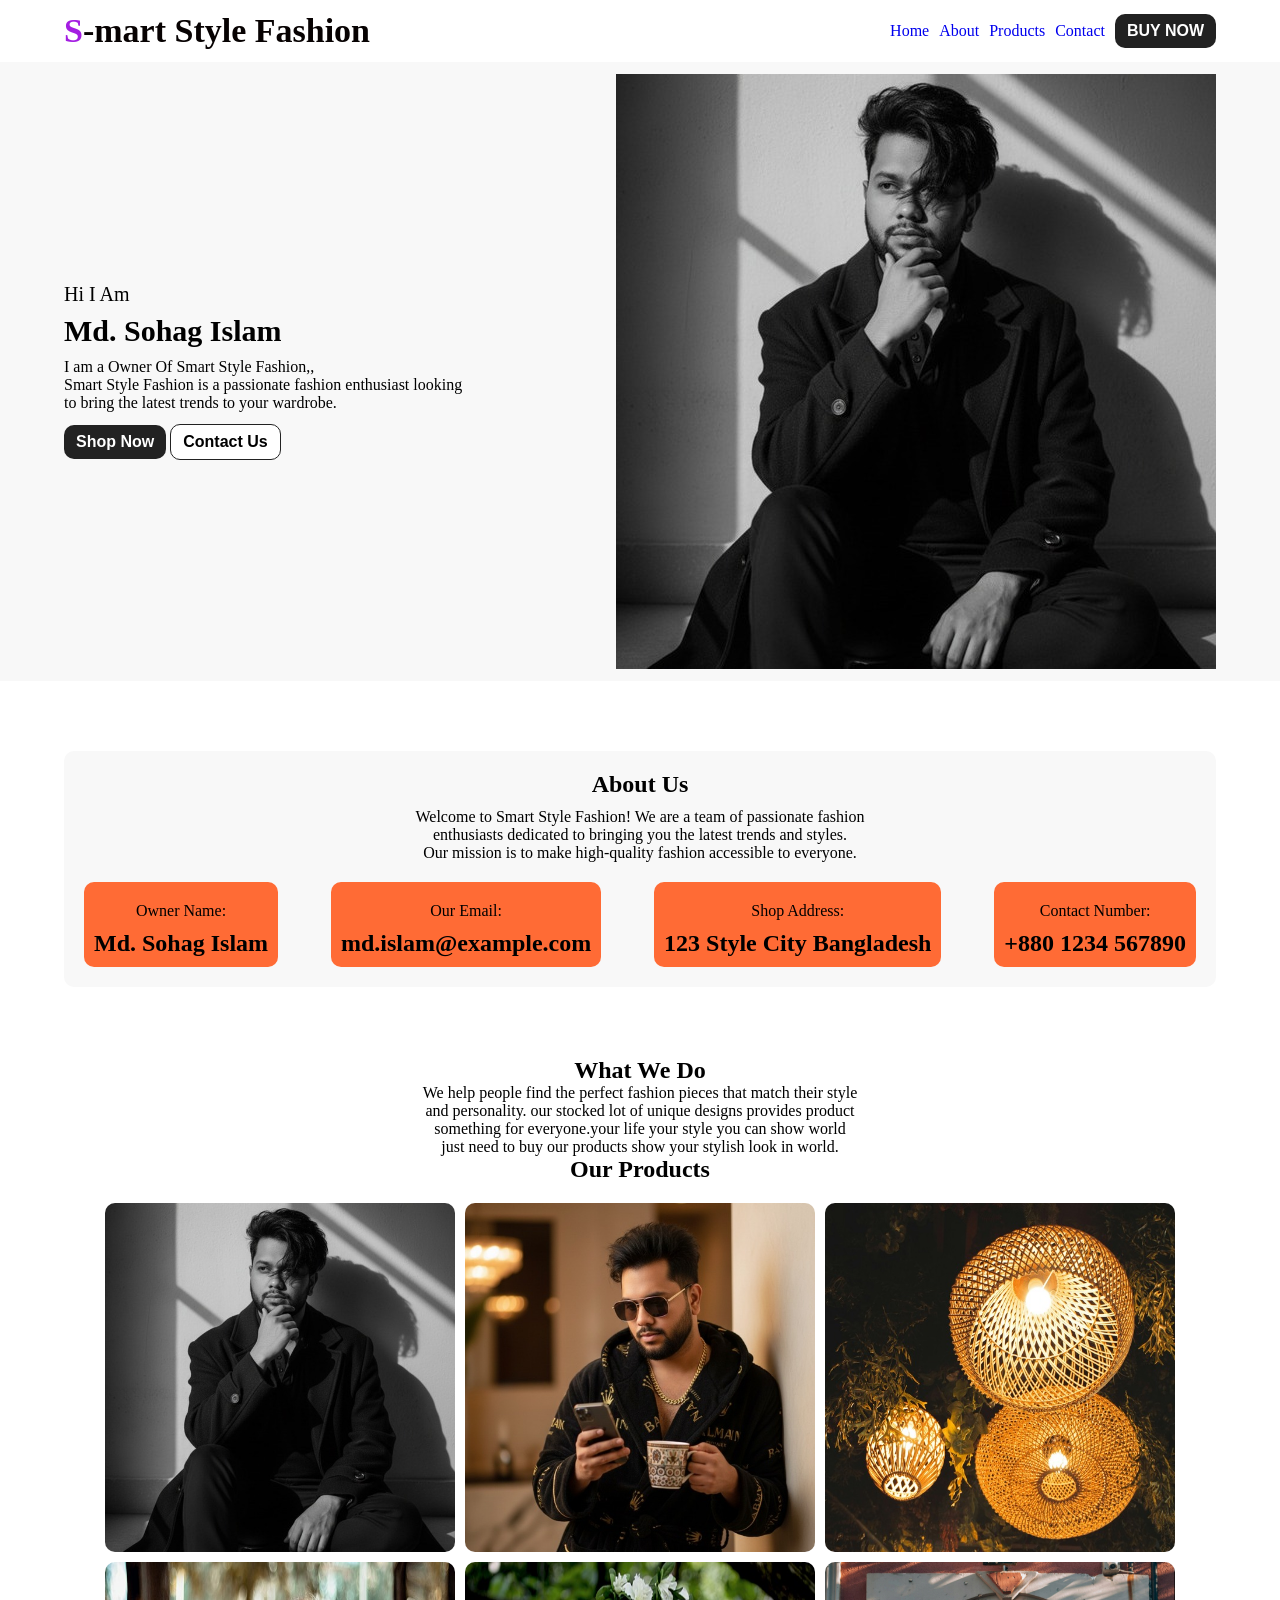
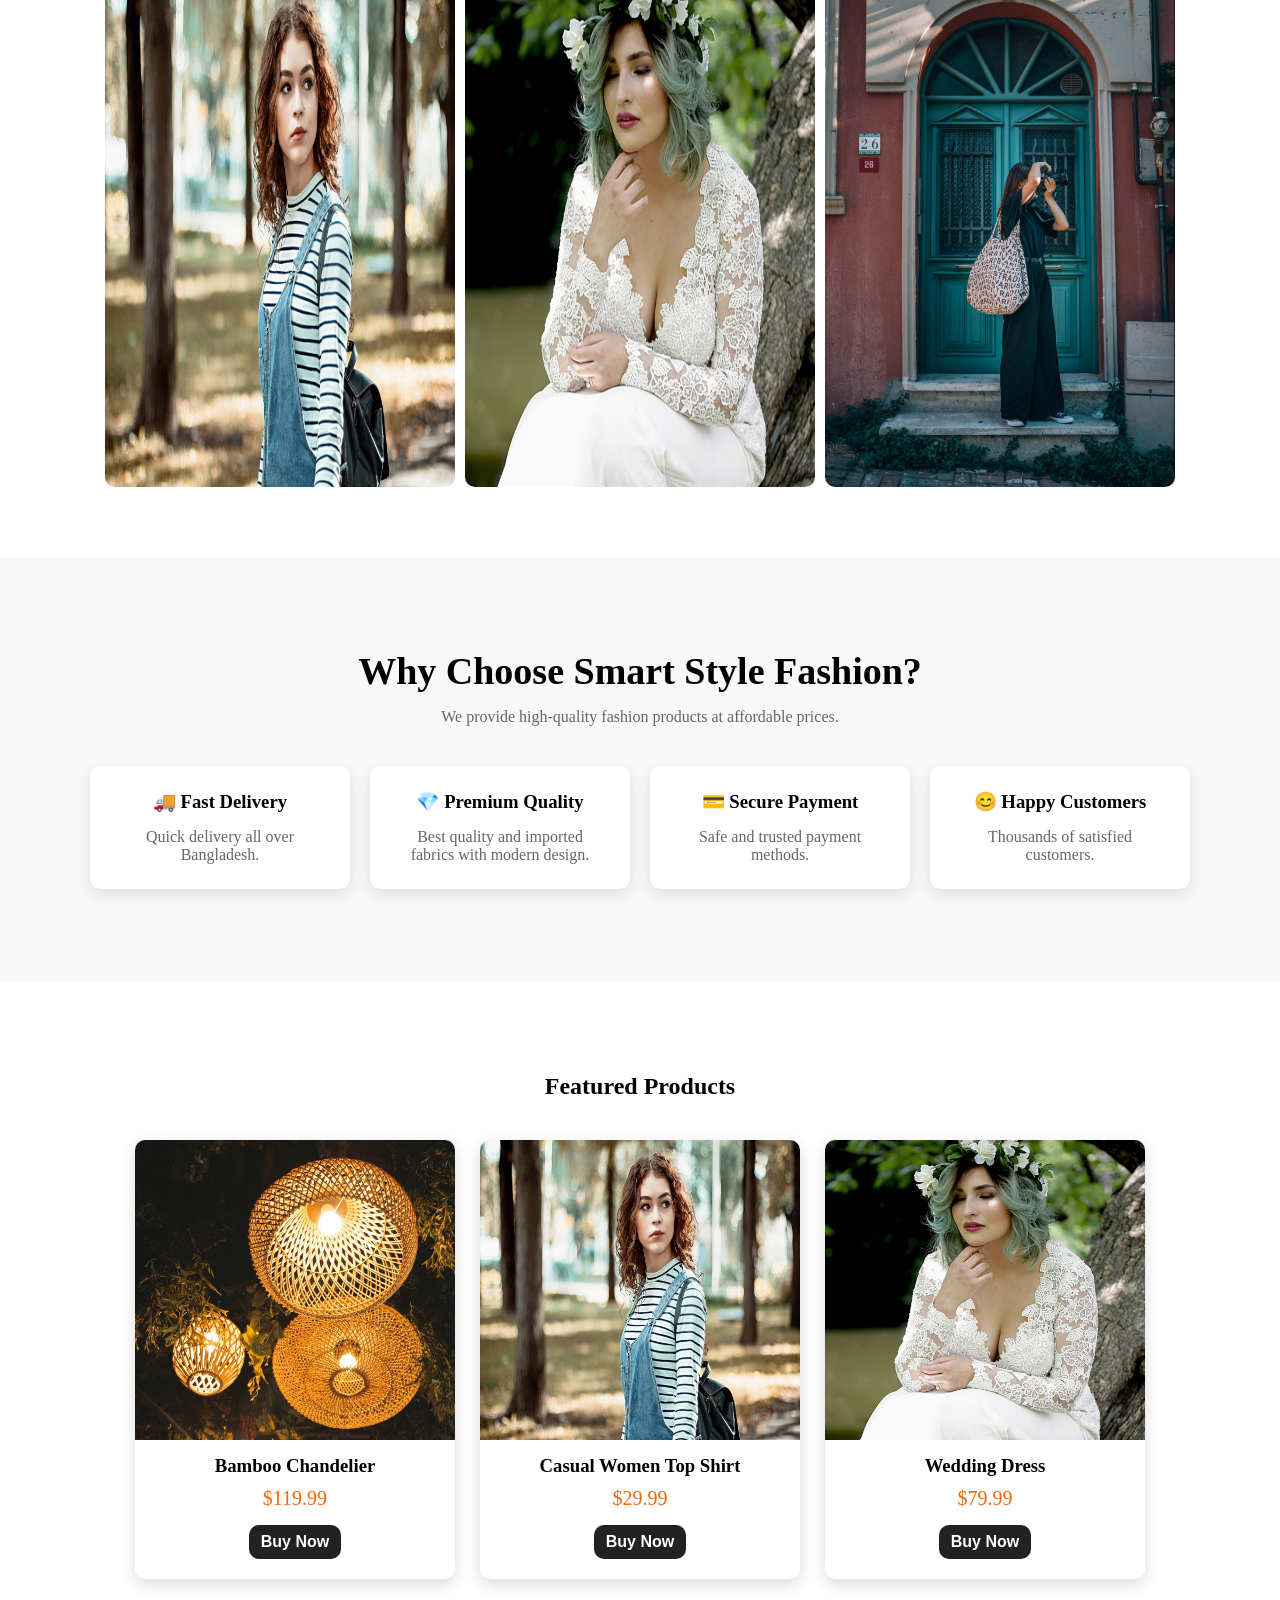
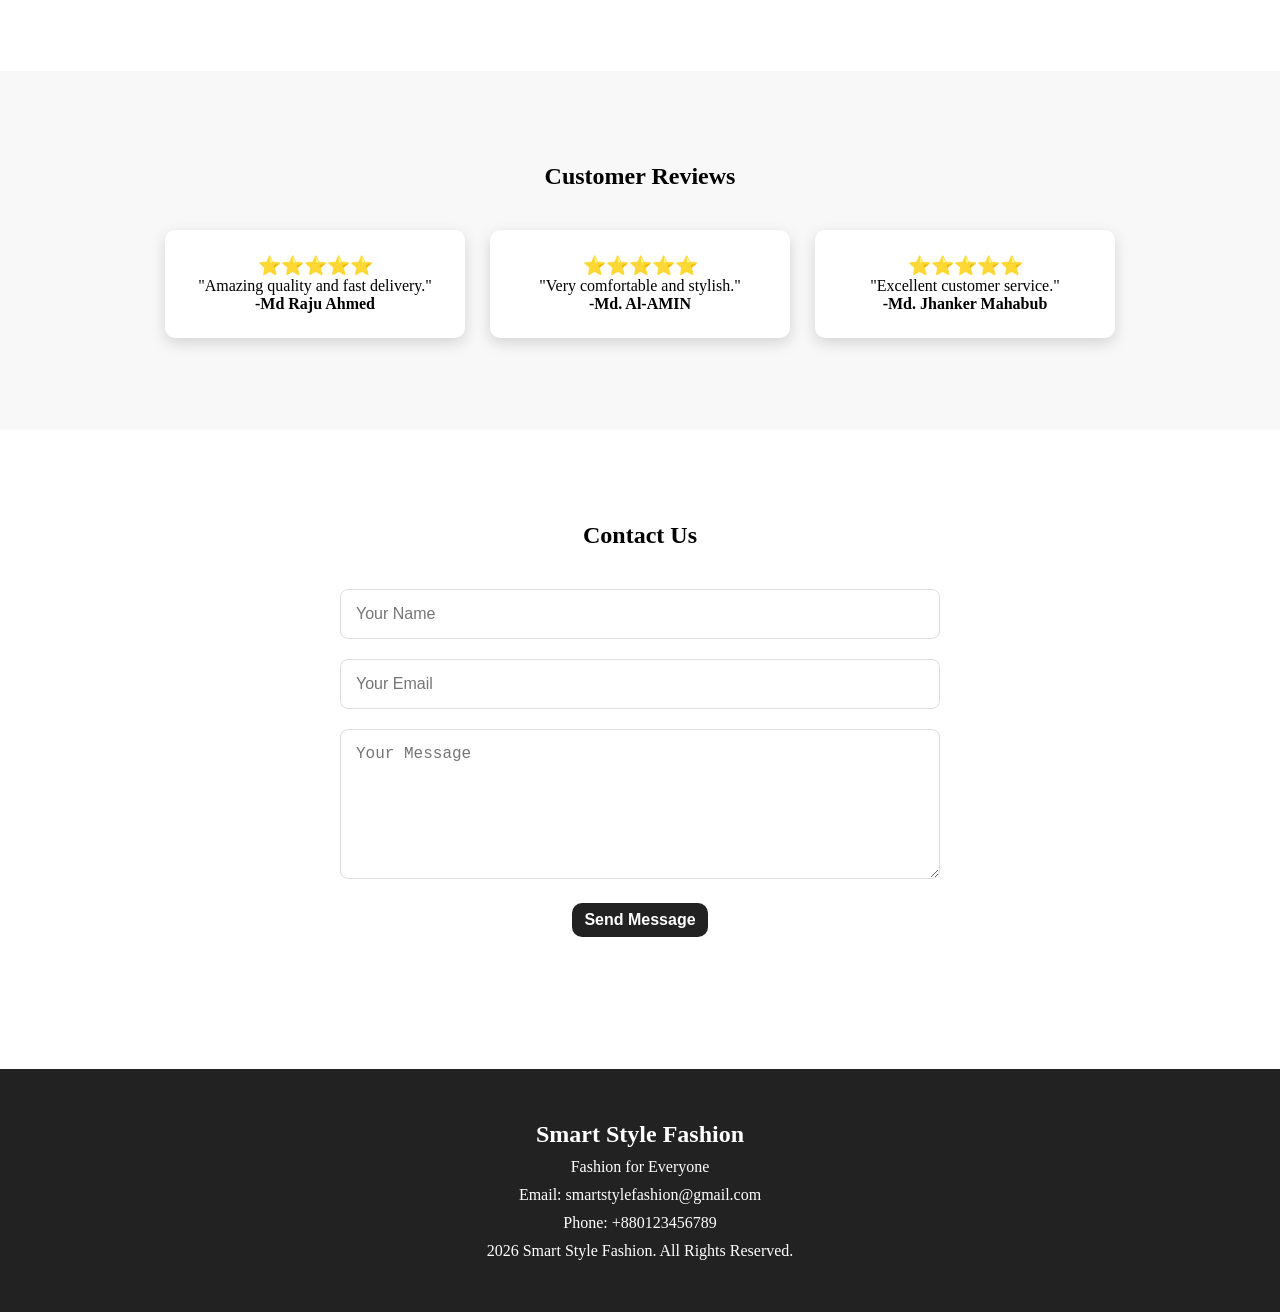
<file: index.html>
<!DOCTYPE html>
<html lang="en">
<head>
    <meta charset="UTF-8">
    <meta name="viewport" content="width=device-width, initial-scale=1.0">
    <title>Smart Style Fashion</title>
    <link rel="stylesheet" href="./style.css">
</head>
<body>
    <header>
        <nav class="container">
            <h2 class="logo"><span class ="logo-s">S</span>-mart Style Fashion</h2>

            <ul>
                <li><a href="#home">Home</a></li>
                <li><a href="#about">About</a></li>
                <li><a href="#products">Products</a></li>
                <li><a href="#contact">Contact</a></li>
                <li><button class="common-button">BUY NOW</button></li>
            </ul>
        </nav>
    </header>
    <section class="smart-jone-style">
        <div class="smart-jone container">

        
        <div class="smart-jone-left">
<p class="smart-jone-left-p-1"> Hi I Am</p>
<h2>Md. Sohag Islam</h2>
<P> I am a Owner Of Smart Style Fashion,,<br>
     Smart Style Fashion is a passionate fashion enthusiast looking<br>
    to bring the latest trends to your wardrobe.</P>
    <div class="smart-jone-left-button-parent">
        <button class="common-button">Shop Now</button>
        <button class="outline-button">Contact Us</button>
    </div class="smart-jone-right">
        </div>
        <div>
       <img src="./Image/wmremove-transformed0.jpeg" alt="">
        </div>
        </div>

    </section>

    <section class="container about-parent">
<h2>About Us</h2>
<p> Welcome to Smart Style Fashion! We are a team of passionate fashion <br>
     enthusiasts dedicated to bringing you the latest trends and styles.<br>
      Our mission is to make high-quality fashion accessible to everyone.</p>
      <div class="about-box-parent">
      <div class="box">
        <p> Owner Name:</p>
        <h2>Md. Sohag Islam</h2>
      </div>
      <div class="box">
        <p>Our Email:</p>
        <h2>md.islam@example.com</h2>
      </div>
      <div class="box">
        <p> Shop Address:</p>
        <h2>123 Style City Bangladesh</h2>
      </div>
      <div class="box">
        <p> Contact Number:</p>
        <h2>+880 1234 567890</h2>
      </div>
      </div>
    </section>
    <section class=" what-we-do-parent">
<h2>What We Do</h2>
<p>We help people find the perfect fashion pieces that match their style <br>
     and personality. our stocked lot of unique designs provides product <br>
      something for everyone.your life your style you can show world <br>
       just need to buy our products show your stylish look in world.</p>
       <h2>Our Products</h2>
       <div class="container-style">
        <img src="./Image/wmremove-transformed0.jpeg" alt="men's,child and women's fashion dress">
                    <img src="./Image/wmremove-transformed1.jpeg" alt="men's,child and women's fashion dress">
                    <img src="./Image/1.jpg" alt="men's,child and women's fashion dress">
                    <img src="./Image/2.jpg" alt="men's,child and women's fashion dress">
                    <img src="./Image/3.jpg" alt="men's,child and women's fashion dress">
                    <img src="./Image/4.jpg" alt="men's,child and women's fashion dress">
                    

       </div>
    </section>
    <section class="why-chooce-us-parent" >
        
        <section class="why-us">
    <div class="container">
        <h2>Why Choose Smart Style Fashion?</h2>
        <p>We provide high-quality fashion products at affordable prices.</p>

        <div class="why-box-parent">

            <div class="why-box">
                <h3>🚚 Fast Delivery</h3>
                <p>Quick delivery all over Bangladesh.</p>
            </div>

            <div class="why-box">
                <h3>💎 Premium Quality</h3>
                <p>Best quality and imported fabrics with modern design.</p>
            </div>

            <div class="why-box">
                <h3>💳 Secure Payment</h3>
                <p>Safe and trusted payment methods.</p>
            </div>

            <div class="why-box">
                <h3>😊 Happy Customers</h3>
                <p>Thousands of satisfied customers.</p>
            </div>

        </div>
    </div>
</section>
<section class="products">
    <div class="container">

        <h2>Featured Products</h2>

        <div class="product-parent">

            <div class="product-card">
                <img src="./Image/1.jpg" alt="Bamboo chandelier">
                <h3>Bamboo Chandelier</h3>
                <p>$119.99</p>
                <button class="common-button">Buy Now</button>
            </div>

            <div class="product-card">
                <img src="./Image/2.jpg" alt="Casual Women Shirt">
                <h3>Casual Women Top Shirt</h3>
                <p>$29.99</p>
                <button class="common-button">Buy Now</button>
            </div>

            <div class="product-card">
                <img src="./Image/3.jpg" alt="Wedding Dress">
                <h3>Wedding Dress</h3>
                <p>$79.99</p>
                <button class="common-button">Buy Now</button>
            </div>

        </div>

    </div>
</section>
<section class="reviews">
    <div class="container">

        <h2>Customer Reviews</h2>

        <div class="review-parent">

            <div class="review-card">
                <h3>⭐⭐⭐⭐⭐</h3>
                <p>"Amazing quality and fast delivery."</p>
                <h4>-Md Raju Ahmed</h4>
            </div>

            <div class="review-card">
                <h3>⭐⭐⭐⭐⭐</h3>
                <p>"Very comfortable and stylish."</p>
                <h4>-Md. Al-AMIN </h4>
            </div>

            <div class="review-card">
                <h3>⭐⭐⭐⭐⭐</h3>
                <p>"Excellent customer service."</p>
                <h4>-Md. Jhanker Mahabub</h4>
            </div>

        </div>

    </div>
</section>
<section class="contact">
    <div class="container">

        <h2>Contact Us</h2>

        <form>

            <input type="text" placeholder="Your Name">

            <input type="email" placeholder="Your Email">

            <textarea placeholder="Your Message"></textarea>

            <button class="common-button">Send Message</button>

        </form>

    </div>
</section>
<footer>
    <div class="container">

        <h2>Smart Style Fashion</h2>

        <p>Fashion for Everyone</p>

        <p>Email: smartstylefashion@gmail.com</p>

        <p>Phone: +880123456789</p>

        <p>2026 Smart Style Fashion. All Rights Reserved.</p>

    </div>
</footer>

    </section>
</body>
</html>
</file>
<file: style.css>
*{
    margin: 0;
    padding: 0;
    box-sizing: border-box;
}
.common-button{
    padding: 8px 12px;
    border-radius: 10px;
    background-color: #222;
    color: white
;
    font-size: 16px;
    font-weight: bold;
    text-decoration: none;
    border:none;
    cursor: pointer
    
}
.outline-button{
        background-color: white;
        padding: 8px 12px;
        border-radius: 10px;
        font-size: 16px;
        font-weight: bold;
        border: 1px solid #222
;
        cursor: pointer;
    }
.container{
    width: 90%;
    max-width: 1200px;
    margin: 0 auto;
    padding: 12px 0px;
}
nav{
    display: flex;
    justify-content: space-between;
    padding: 12px 0px;
}
.logo{
    font-size: 34px;
    font-weight: bold;
    color: #070202;
}
.logo-s{
    font-size: 34px;
    font-weight: bold;
    color: #a41ee2;
}
ul{
    display: flex;
    justify-content: space-between;
    list-style: none;
    gap: 10px;
    align-items: center;
}
ul li a{
    text-decoration: none;
}
.smart-jone{
    display: flex;
    justify-content: space-between;
    padding: 12px 0px;
    align-items: center;
    background-color: #f8f8f8;
}
.smart-jone-style{
    background-color: #f8f8f8;
}
.smart-jone-left-p-1{
    font-size: 20px;
    font-weight: 500;
    margin-bottom: 8px;
}
.smart-jone-left h2{
    font-weight: bold;
    font-size: 30px;
    margin-bottom: 10px;
    }
    .smart-jone-left-button-parent{
        margin-top: 12px;
    }
    .about-parent{
        background-color: #f8f8f8;
        margin: 70px auto;
        border-radius: 10px;
        padding: 20px;
        text-align: center;
    }
    .about-parent p{
        margin: 10px 0;
    }
    .about-box-parent{
        display: flex;
        justify-content: space-between;
        gap: 10px;
        margin-top: 20px;
    }
    .about-box-parent .box{
        background-color: #ff6b35;
        padding: 10px;
        border-radius: 10px;
        text-align: center;
    }
    .container-footer{
        background-color: #f8f8f8;
        padding: 20px 0px;
        text-align: center;
    }
    .what-we-do-parent{
        margin: 70px auto;
        text-align: center;
    }
    .container-style{
        margin-top: 20px;
        display: flex;
        flex-wrap: wrap;
        justify-content: center;
        gap: 10px;
    }
    .container-style img {
        width:100%;
    max-width:350px;
    height:auto;
    border-radius:10px
    }
    img{
    max-width:100%;
    display:block;
}
html{
    scroll-behavior:smooth;
}
.why-us{
    padding:80px 0;
    background:#f8f8f8;
    text-align:center;
}

.why-us h2{
    font-size:38px;
    margin-bottom:15px;
}

.why-us p{
    color:#666;
}

.why-box-parent{
    display:flex;
    gap:20px;
    margin-top:40px;
    flex-wrap:wrap;
    justify-content:center;
}

.why-box{
    width:260px;
    background:white;
    padding:25px;
    border-radius:10px;
    box-shadow:0 5px 15px rgba(0,0,0,.1);
    transition:.3s;
}

.why-box:hover{
    transform:translateY(-10px);
}

.why-box h3{
    margin-bottom:15px;
}
.products{
    padding:80px 0;
    text-align:center;
}

.product-parent{
    display:flex;
    justify-content:center;
    gap:25px;
    flex-wrap:wrap;
    margin-top:40px;
}

.product-card{
    width:320px;
    background:white;
    border-radius:10px;
    overflow:hidden;
    box-shadow:0 5px 15px rgba(0,0,0,.15);
    padding-bottom:20px;
    transition:.3s;
}

.product-card:hover{
    transform:scale(1.05);
}

.product-card img{
    width:100%;
    height:300px;
    object-fit:cover;
}

.product-card h3{
    margin:15px 0 10px;
}

.product-card p{
    font-size:20px;
    color:#f36506;
    margin-bottom:15px;
}
.reviews{
    padding:80px 0;
    background:#f8f8f8;
    text-align:center;
}

.review-parent{
    display:flex;
    gap:25px;
    justify-content:center;
    flex-wrap:wrap;
    margin-top:40px;
}

.review-card{
    width:300px;
    background:white;
    padding:25px;
    border-radius:10px;
    box-shadow:0 5px 15px rgba(0,0,0,.15);
}
.contact{
    padding:80px 0;
    text-align:center;
}

form{
    max-width:600px;
    margin:40px auto;
}

form input,
form textarea{
    width:100%;
    padding:15px;
    margin-bottom:20px;
    border:1px solid #ddd;
    border-radius:8px;
    font-size:16px;
}

textarea{
    height:150px;
}
footer{
    background:#222;
    color:white;
    text-align:center;
    padding:40px 20px;
}

footer p{
    margin-top:10px;
}
/* ===================================
   RESPONSIVE DESIGN
=================================== */

/* Laptop */
@media (max-width:1200px){

.container{
    width:95%;
}

}

/* Tablet */

@media (max-width:992px){

nav{
    flex-direction:column;
    align-items:center;
    gap:20px;
}

nav ul{
    flex-wrap:wrap;
    justify-content:center;
}

.smart-jone{
    flex-direction:column-reverse;
    text-align:center;
    gap:40px;
}

.smart-jone-right img{
    width:350px;
    max-width:100%;
    height:auto;
}

.about-box-parent{
    flex-wrap:wrap;
    justify-content:center;
}

.box{
    width:45%;
}

.container-style img{
    width:100%;
    height:auto;
}

}


/* Mobile */

@media (max-width:768px){

.logo{
    font-size:28px;
    text-align:center;
}

nav ul{
    flex-direction:column;
    gap:15px;
}

.smart-jone-left h2{
    font-size:32px;
}

.smart-jone-left p{
    font-size:16px;
    line-height:1.7;
}

.smart-jone-left-button-parent{
    display:flex;
    flex-direction:column;
    align-items:center;
    gap:15px;
}

.common-button,
.outline-button{
    width:200px;
}

.about-box-parent{
    flex-direction:column;
}

.box{
    width:100%;
}

.container-style{
    display:grid;
    grid-template-columns:1fr;
    gap:20px;
}

.container-style img{
    width:100%;
    height:auto;
}

}


/* Small Mobile */

@media (max-width:480px){

.logo{
    font-size:22px;
}

.smart-jone-left h2{
    font-size:28px;
}

.smart-jone-left p{
    font-size:15px;
}

.common-button,
.outline-button{
    width:100%;
}

}
.common-button{
    transition:.3s;
}

.common-button:hover{
    background:#000;
    color:#fff;
}

.outline-button{
    transition:.3s;
}

.outline-button:hover{
    background:#f36506;
    color:#fff;
}
</file>
